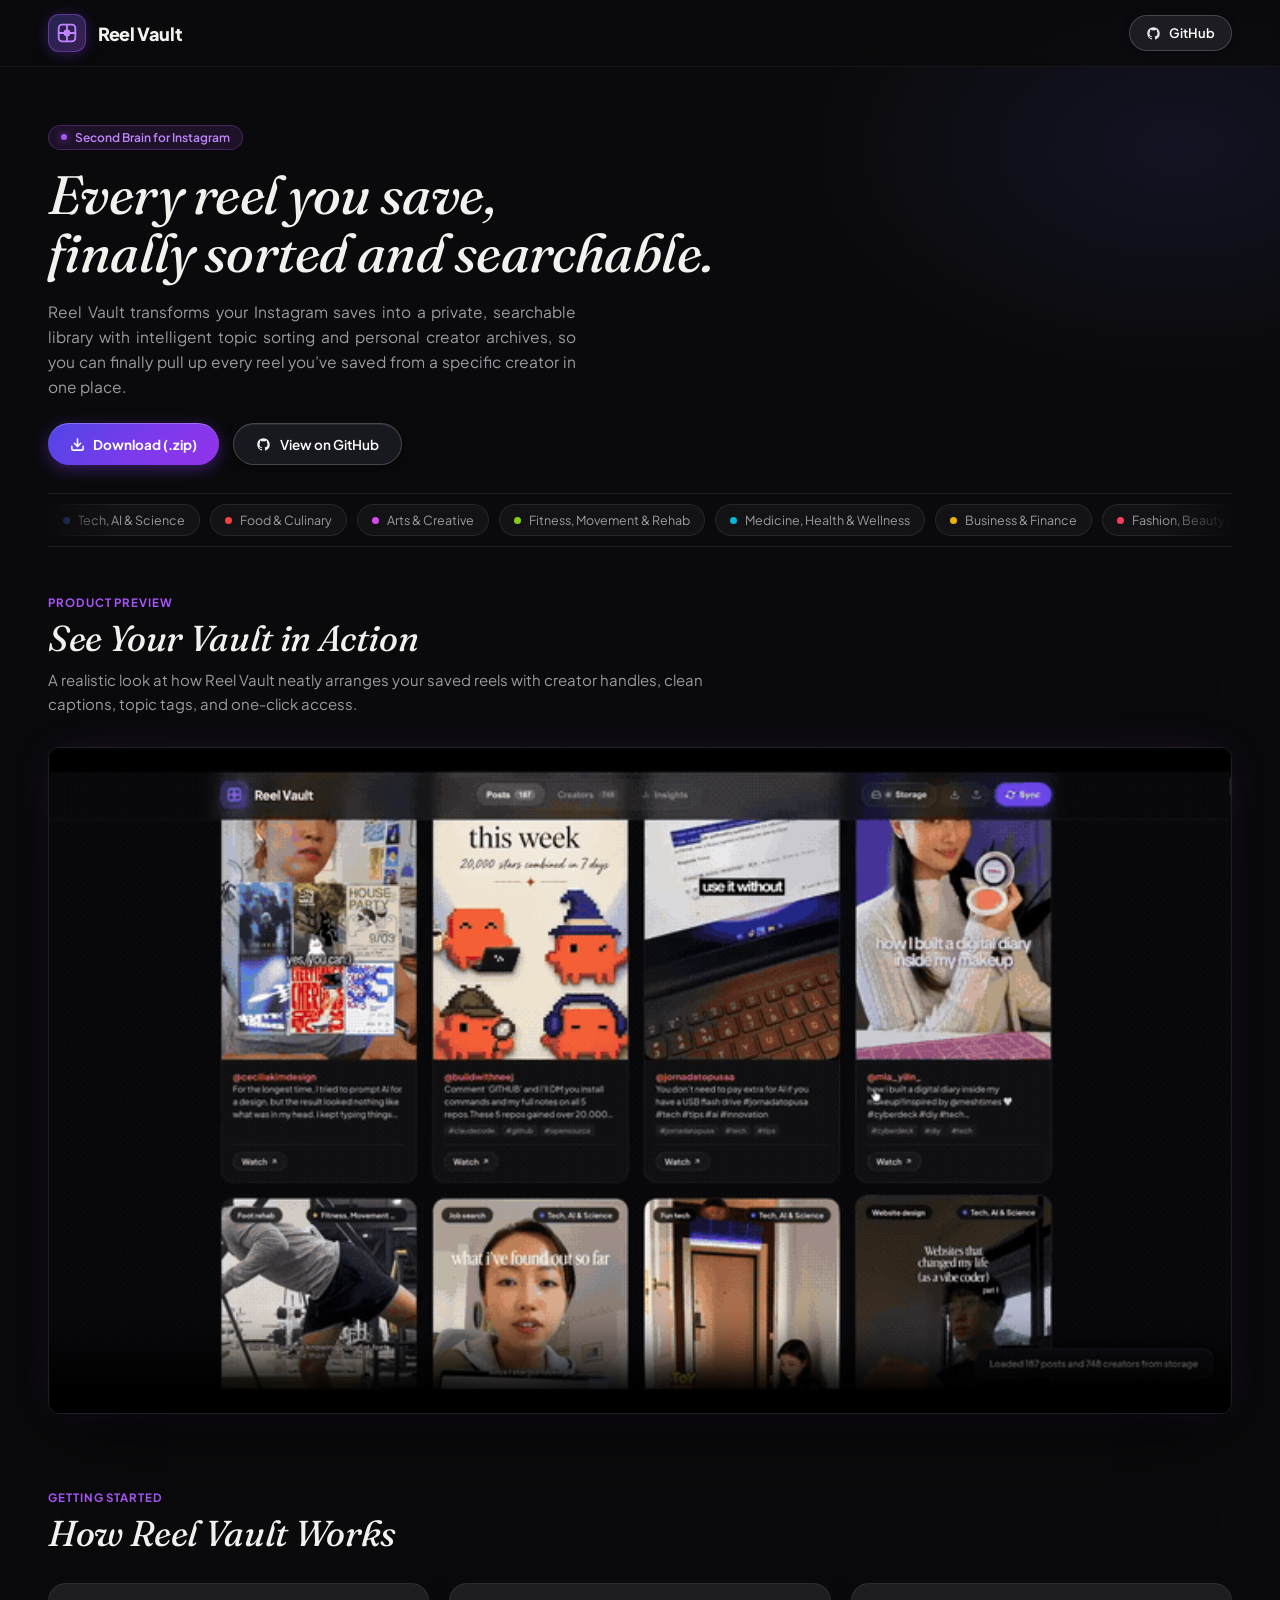
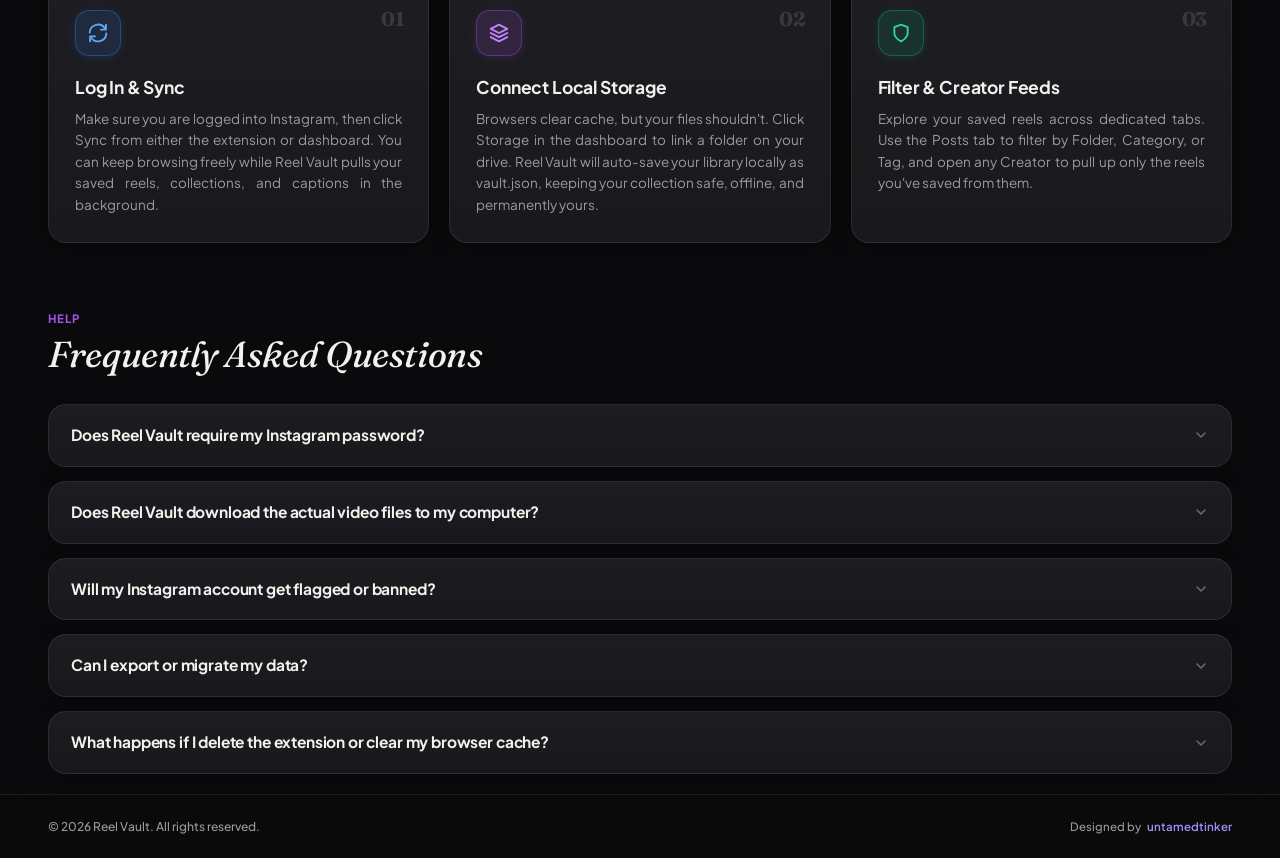
<file: pages/landing.html>
<!DOCTYPE html>
<html lang="en" translate="yes">

<head>
  <meta charset="UTF-8" />
  <meta http-equiv="Content-Language" content="en" />
  <meta name="viewport" content="width=device-width, initial-scale=1.0" />
  <title>Reel Vault: Saved Folders</title>
  <link rel="preconnect" href="https://fonts.googleapis.com" />
  <link rel="preconnect" href="https://fonts.gstatic.com" crossorigin />
  <link
    href="https://fonts.googleapis.com/css2?family=Plus+Jakarta+Sans:wght@400;500;600;700;800&family=Fraunces:ital,wght@0,450;0,600;1,450&display=swap"
    rel="stylesheet" />
  <link rel="stylesheet" href="../css/global.css" />
  <link rel="stylesheet" href="../css/landing.css" />
</head>

<body>

  <header class="top">
    <div class="top-inner">
      <a href="#" class="brand" title="Reel Vault">
        <div class="brand-mark">
          <svg width="20" height="20" viewBox="0 0 24 24" fill="none" stroke="currentColor" stroke-width="2.2"
            stroke-linecap="round" stroke-linejoin="round">
            <rect x="2" y="2" width="20" height="20" rx="4"></rect>
            <path d="M12 2v20"></path>
            <path d="M2 12h20"></path>
            <circle cx="12" cy="12" r="3"></circle>
          </svg>
        </div>
        <span class="brand-title">Reel Vault</span>
      </a>

      <div class="top-right">
        <a href="https://github.com/untamedtinker/reel_vault" target="_blank" rel="noopener noreferrer"
          class="top-github-btn" title="View Source on GitHub">
          <svg width="15" height="15" viewBox="0 0 24 24" fill="currentColor">
            <path fill-rule="evenodd" clip-rule="evenodd"
              d="M12 2C6.477 2 2 6.484 2 12.017c0 4.425 2.865 8.18 6.839 9.504.5.092.682-.217.682-.483 0-.237-.008-.868-.013-1.703-2.782.605-3.369-1.343-3.369-1.343-.454-1.158-1.11-1.466-1.11-1.466-.908-.62.069-.608.069-.608 1.003.07 1.53 1.032 1.53 1.032.892 1.53 2.341 1.088 2.91.832.092-.647.35-1.088.636-1.338-2.22-.253-4.555-1.113-4.555-4.951 0-1.093.39-1.988 1.029-2.688-.103-.253-.446-1.272.098-2.65 0 0 .84-.27 2.75 1.026A9.564 9.564 0 0112 6.844c.85.004 1.705.115 2.504.337 1.909-1.296 2.747-1.027 2.747-1.027.546 1.379.202 2.398.1 2.651.64.7 1.028 1.595 1.028 2.688 0 3.848-2.339 4.695-4.566 4.943.359.309.678.92.678 1.855 0 1.338-.012 2.419-.012 2.747 0 .268.18.58.688.482A10.019 10.019 0 0022 12.017C22 6.484 17.522 2 12 2z">
            </path>
          </svg>
          <span>GitHub</span>
        </a>
      </div>
    </div>
  </header>

  <main>
    <!-- Hero Section -->
    <section class="hero">
      <div class="hero-head">
        <div>
          <div class="hero-tag-pill">
            <span class="pulse-dot"></span>
            <span>Second Brain for Instagram</span>
          </div>
          <h1 class="headline">Every reel you save,<br>finally sorted and searchable.</h1>
          <p class="hero-sub">Reel Vault transforms your Instagram saves into a private, searchable library with
            intelligent topic sorting and personal creator archives, so you can finally pull up every reel you’ve saved
            from a specific creator in one place.</p>
          <div class="hero-actions">
            <a href="https://github.com/untamedtinker/reel_vault/archive/refs/heads/main.zip" class="hero-primary-btn" title="Download Reel Vault (.zip)">
              <svg width="15" height="15" viewBox="0 0 24 24" fill="none" stroke="currentColor" stroke-width="2.5"
                stroke-linecap="round" stroke-linejoin="round">
                <path d="M21 15v4a2 2 0 0 1-2 2H5a2 2 0 0 1-2-2v-4"></path>
                <polyline points="7 10 12 15 17 10"></polyline>
                <line x1="12" y1="15" x2="12" y2="3"></line>
              </svg>
              <span>Download (.zip)</span>
            </a>
            <a href="https://github.com/untamedtinker/reel_vault" target="_blank" rel="noopener noreferrer"
              class="hero-secondary-btn" title="View Source on GitHub">
              <svg width="15" height="15" viewBox="0 0 24 24" fill="currentColor">
                <path fill-rule="evenodd" clip-rule="evenodd"
                  d="M12 2C6.477 2 2 6.484 2 12.017c0 4.425 2.865 8.18 6.839 9.504.5.092.682-.217.682-.483 0-.237-.008-.868-.013-1.703-2.782.605-3.369-1.343-3.369-1.343-.454-1.158-1.11-1.466-1.11-1.466-.908-.62.069-.608.069-.608 1.003.07 1.53 1.032 1.53 1.032.892 1.53 2.341 1.088 2.91.832.092-.647.35-1.088.636-1.338-2.22-.253-4.555-1.113-4.555-4.951 0-1.093.39-1.988 1.029-2.688-.103-.253-.446-1.272.098-2.65 0 0 .84-.27 2.75 1.026A9.564 9.564 0 0112 6.844c.85.004 1.705.115 2.504.337 1.909-1.296 2.747-1.027 2.747-1.027.546 1.379.202 2.398.1 2.651.64.7 1.028 1.595 1.028 2.688 0 3.848-2.339 4.695-4.566 4.943.359.309.678.92.678 1.855 0 1.338-.012 2.419-.012 2.747 0 .268.18.58.688.482A10.019 10.019 0 0022 12.017C22 6.484 17.522 2 12 2z">
                </path>
              </svg>
              <span>View on GitHub</span>
            </a>
          </div>
        </div>
      </div>

      <!-- Live Category Marquee -->
      <div class="filmstrip" aria-hidden="true">
        <div class="filmstrip-track" id="filmTrack"></div>
      </div>
    </section>

    <!-- Section 2: Interactive Product Demo Showcase -->
    <section class="demo-showcase-section">
      <div class="section-header-block preview-header-block">
        <span class="section-kicker">Product Preview</span>
        <h2 class="section-title">See Your Vault in Action</h2>
        <p class="preview-lead-desc">A realistic look at how Reel Vault neatly arranges your saved reels with creator handles, clean captions, topic tags, and one-click access.</p>
      </div>

      <div class="demo-video-container headless">
        <div class="demo-video-box">
          <video class="demo-video-player" src="../demo/reelvaultdemo_web.mp4" controls autoplay muted loop playsinline poster="../demo/reelvaultdemo.gif">
            Your browser does not support the video tag.
          </video>
        </div>
      </div>
    </section>

    <!-- Section 3: Realistic Dashboard Preview Showcase -->
    <section class="folders-section">
      <div class="section-header-block preview-header-block">
        <span class="section-kicker">Product Preview</span>
        <h2 class="section-title">See Your Vault in Action</h2>
        <p class="preview-lead-desc">A realistic look at how Reel Vault neatly arranges your saved reels with creator
          handles, clean captions, topic tags, and one-click access.</p>
      </div>

      <div class="folders-grid" id="foldersGrid"></div>
    </section>

    <!-- Section 3: 3-Step Simple How It Works Section -->
    <section class="how-it-works-section">
      <div class="section-header-block">
        <span class="section-kicker">Getting Started</span>
        <h2 class="section-title">How Reel Vault Works</h2>
      </div>

      <div class="steps-grid">
        <!-- Step 1 -->
        <div class="step-card">
          <div class="step-number-badge">01</div>
          <div class="step-icon-box step-icon-blue">
            <svg width="20" height="20" viewBox="0 0 24 24" fill="none" stroke="currentColor" stroke-width="2.2"
              stroke-linecap="round" stroke-linejoin="round">
              <path d="M21.5 2v6h-6"></path>
              <path d="M2.5 22v-6h6"></path>
              <path d="M2 11.5a10 10 0 0 1 18.8-4.3"></path>
              <path d="M22 12.5a10 10 0 0 1-18.8 4.2"></path>
            </svg>
          </div>
          <h3 class="step-title">Log In & Sync</h3>
          <p class="step-desc">Make sure you are logged into Instagram, then click Sync from either the extension or
            dashboard. You can keep browsing freely while Reel Vault pulls your saved reels, collections, and captions
            in the background.</p>
        </div>

        <!-- Step 2 -->
        <div class="step-card">
          <div class="step-number-badge">02</div>
          <div class="step-icon-box step-icon-purple">
            <svg width="20" height="20" viewBox="0 0 24 24" fill="none" stroke="currentColor" stroke-width="2.2"
              stroke-linecap="round" stroke-linejoin="round">
              <polygon points="12 2 2 7 12 12 22 7 12 2"></polygon>
              <polyline points="2 17 12 22 22 17"></polyline>
              <polyline points="2 12 12 17 22 12"></polyline>
            </svg>
          </div>
          <h3 class="step-title">Connect Local Storage</h3>
          <p class="step-desc">Browsers clear cache, but your files shouldn't. Click Storage in the dashboard to link a
            folder on your drive. Reel Vault will auto-save your library locally as vault.json, keeping your collection
            safe, offline, and permanently yours.</p>
        </div>

        <!-- Step 3 -->
        <div class="step-card">
          <div class="step-number-badge">03</div>
          <div class="step-icon-box step-icon-emerald">
            <svg width="20" height="20" viewBox="0 0 24 24" fill="none" stroke="currentColor" stroke-width="2.2"
              stroke-linecap="round" stroke-linejoin="round">
              <path d="M12 22s8-4 8-10V5l-8-3-8 3v7c0 6 8 10 8 10z"></path>
            </svg>
          </div>
          <h3 class="step-title">Filter & Creator Feeds</h3>
          <p class="step-desc">Explore your saved reels across dedicated tabs. Use the Posts tab to filter by Folder,
            Category, or Tag, and open any Creator to pull up only the reels you've saved from them.</p>
        </div>
      </div>
    </section>

    <!-- Section 4: Frequently Asked Questions Section -->
    <section class="faq-section">
      <div class="section-header-block">
        <span class="section-kicker">Help</span>
        <h2 class="section-title">Frequently Asked Questions</h2>
      </div>

      <div class="faq-grid">
        <div class="faq-card">
          <button class="faq-question-btn" aria-expanded="false">
            <span class="faq-question">Does Reel Vault require my Instagram password?</span>
            <svg class="faq-icon" width="16" height="16" viewBox="0 0 24 24" fill="none" stroke="currentColor"
              stroke-width="2.2" stroke-linecap="round" stroke-linejoin="round">
              <polyline points="6 9 12 15 18 9"></polyline>
            </svg>
          </button>
          <div class="faq-answer-wrapper">
            <p class="faq-answer">No. Reel Vault never asks for, handles, or stores your credentials. It operates
              entirely inside your active browser session on your local machine, with zero external network requests or
              third-party servers.</p>
          </div>
        </div>

        <div class="faq-card">
          <button class="faq-question-btn" aria-expanded="false">
            <span class="faq-question">Does Reel Vault download the actual video files to my computer?</span>
            <svg class="faq-icon" width="16" height="16" viewBox="0 0 24 24" fill="none" stroke="currentColor"
              stroke-width="2.2" stroke-linecap="round" stroke-linejoin="round">
              <polyline points="6 9 12 15 18 9"></polyline>
            </svg>
          </button>
          <div class="faq-answer-wrapper">
            <p class="faq-answer">No. Reel Vault does not store heavy video files or consume gigabytes of disk space. It
              saves your library metadata, including captions, creator handles, folder structures, tags, and direct
              links, into a lightweight vault.json file on your drive. When you want to watch a reel, click through to
              view it directly on Instagram.</p>
          </div>
        </div>

        <div class="faq-card">
          <button class="faq-question-btn" aria-expanded="false">
            <span class="faq-question">Will my Instagram account get flagged or banned?</span>
            <svg class="faq-icon" width="16" height="16" viewBox="0 0 24 24" fill="none" stroke="currentColor"
              stroke-width="2.2" stroke-linecap="round" stroke-linejoin="round">
              <polyline points="6 9 12 15 18 9"></polyline>
            </svg>
          </button>
          <div class="faq-answer-wrapper">
            <p class="faq-answer">No. Reel Vault does not use aggressive automated bots or unauthorized cloud APIs. It
              reads your saved posts quietly through your existing browser session at a safe, human pace just like
              normal browsing.</p>
          </div>
        </div>

        <div class="faq-card">
          <button class="faq-question-btn" aria-expanded="false">
            <span class="faq-question">Can I export or migrate my data?</span>
            <svg class="faq-icon" width="16" height="16" viewBox="0 0 24 24" fill="none" stroke="currentColor"
              stroke-width="2.2" stroke-linecap="round" stroke-linejoin="round">
              <polyline points="6 9 12 15 18 9"></polyline>
            </svg>
          </button>
          <div class="faq-answer-wrapper">
            <p class="faq-answer">Yes. Your collection belongs to you. You can export your entire library anytime as a
              standardized .json backup file, or read the local vault.json file directly from your connected disk
              folder.</p>
          </div>
        </div>

        <div class="faq-card">
          <button class="faq-question-btn" aria-expanded="false">
            <span class="faq-question">What happens if I delete the extension or clear my browser cache?</span>
            <svg class="faq-icon" width="16" height="16" viewBox="0 0 24 24" fill="none" stroke="currentColor"
              stroke-width="2.2" stroke-linecap="round" stroke-linejoin="round">
              <polyline points="6 9 12 15 18 9"></polyline>
            </svg>
          </button>
          <div class="faq-answer-wrapper">
            <p class="faq-answer">As long as you connected a local storage folder (Step 2), your data is safely
              preserved directly on your hard drive in vault.json. Reinstalling the extension or reopening the dashboard
              will immediately restore your full library.</p>
          </div>
        </div>
      </div>
    </section>
  </main>

  <footer class="app-footer">
    <div class="app-footer-inner">
      <div class="app-footer-left">
        <span class="app-footer-copy">© 2026 Reel Vault. All rights reserved.</span>
      </div>
      <div class="app-footer-right">
        <a href="https://github.com/untamedtinker" target="_blank" rel="noopener noreferrer" class="app-footer-author"
          title="View creator profile">
          <span>Designed by</span>
          <span class="author-name">untamedtinker</span>
        </a>
      </div>
    </div>
  </footer>

  <script src="../js/landing.js"></script>
</body>

</html>
</file>
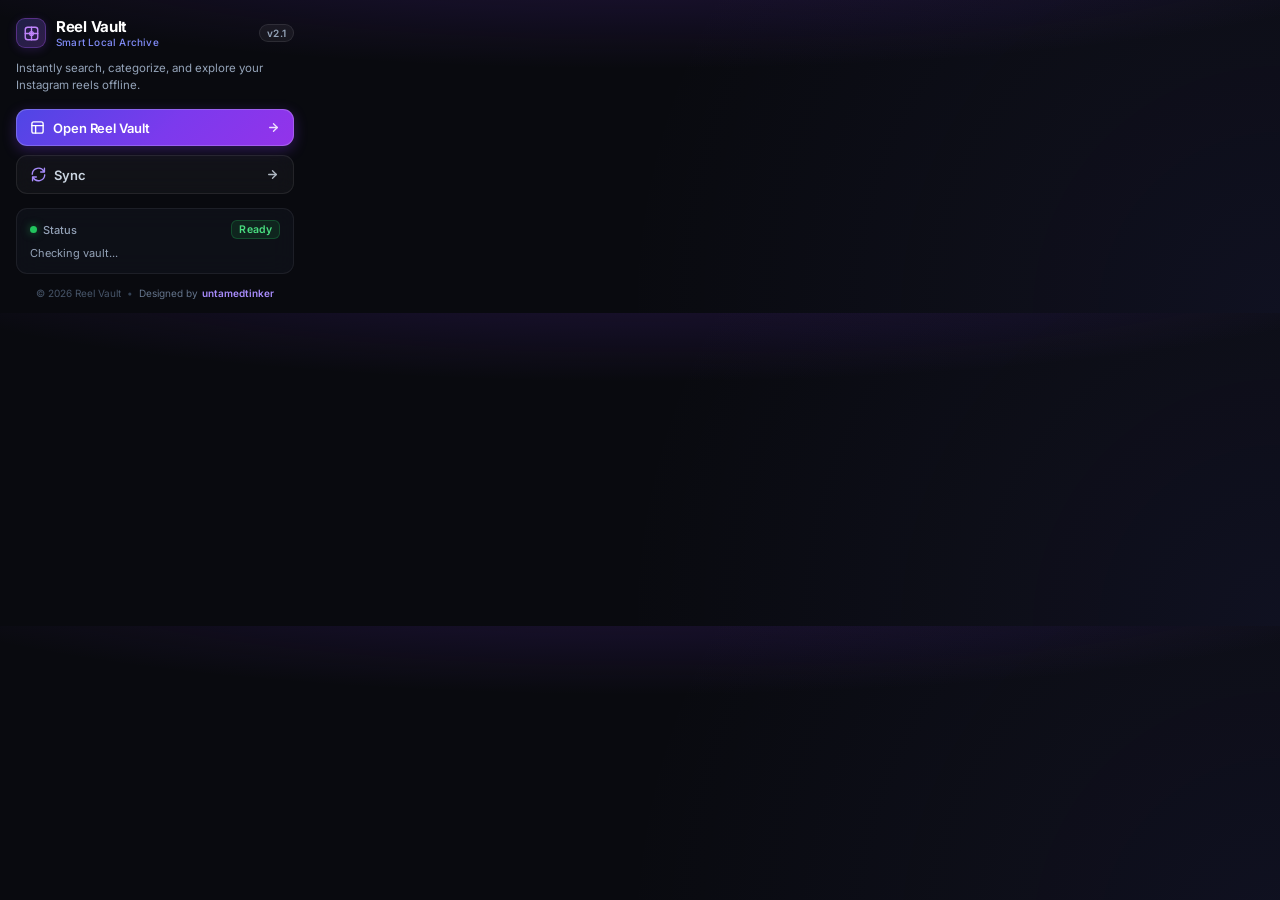
<file: pages/popup.html>
<!DOCTYPE html>
<html lang="en">

<head>
  <meta charset="utf-8" />
  <title>Reel Vault</title>
  <link rel="preconnect" href="https://fonts.googleapis.com">
  <link rel="preconnect" href="https://fonts.gstatic.com" crossorigin>
  <link href="https://fonts.googleapis.com/css2?family=Inter:wght@400;500;600;700&display=swap" rel="stylesheet">
  <link rel="stylesheet" href="../css/popup.css" />
</head>

<body>
  <div class="popup-container">
    <!-- Header -->
    <div class="header">
      <div class="brand-left">
        <div class="brand-icon-box">
          <svg width="15" height="15" viewBox="0 0 24 24" fill="none" stroke="currentColor" stroke-width="2.2"
            stroke-linecap="round" stroke-linejoin="round">
            <rect x="2" y="2" width="20" height="20" rx="4"></rect>
            <path d="M12 2v20"></path>
            <path d="M2 12h20"></path>
            <circle cx="12" cy="12" r="3"></circle>
          </svg>
        </div>
        <div class="brand-text">
          <h3>Reel Vault</h3>
          <span class="brand-subtitle">Smart Local Archive</span>
        </div>
      </div>
      <span class="version-badge">v2.1</span>
    </div>

    <!-- Description -->
    <p class="desc">Instantly search, categorize, and explore your Instagram reels offline.</p>

    <!-- Action Buttons -->
    <div class="btn-group">
      <button id="openVaultBtn" class="btn-primary">
        <svg class="btn-icon" width="15" height="15" viewBox="0 0 24 24" fill="none" stroke="currentColor"
          stroke-width="2.2" stroke-linecap="round" stroke-linejoin="round">
          <rect x="3" y="3" width="18" height="18" rx="3"></rect>
          <path d="M3 9h18"></path>
          <path d="M9 21V9"></path>
        </svg>
        <span>Open Reel Vault</span>
        <svg class="chevron-icon" width="13" height="13" viewBox="0 0 24 24" fill="none" stroke="currentColor"
          stroke-width="2.5" stroke-linecap="round" stroke-linejoin="round">
          <path d="M5 12h14"></path>
          <path d="M12 5l7 7-7 7"></path>
        </svg>
      </button>

      <button id="startBtn" class="btn-secondary">
        <svg class="btn-icon sync-icon" width="15" height="15" viewBox="0 0 24 24" fill="none" stroke="currentColor"
          stroke-width="2.2" stroke-linecap="round" stroke-linejoin="round">
          <path d="M21.5 2v6h-6"></path>
          <path d="M2.5 22v-6h6"></path>
          <path d="M2 11.5a10 10 0 0 1 18.8-4.3"></path>
          <path d="M22 12.5a10 10 0 0 1-18.8 4.2"></path>
        </svg>
        <span class="btn-label">Sync</span>
        <svg class="chevron-icon" width="13" height="13" viewBox="0 0 24 24" fill="none" stroke="currentColor"
          stroke-width="2.5" stroke-linecap="round" stroke-linejoin="round">
          <path d="M5 12h14"></path>
          <path d="M12 5l7 7-7 7"></path>
        </svg>
      </button>
    </div>

    <!-- Sync Complete Notification Banner (Shown when sync finishes) -->
    <div id="syncCompleteBanner" class="sync-complete-banner" style="display: none;">
      <div class="complete-header">
        <svg width="14" height="14" viewBox="0 0 24 24" fill="none" stroke="#4ade80" stroke-width="2.5" stroke-linecap="round" stroke-linejoin="round">
          <polyline points="20 6 9 17 4 12"></polyline>
        </svg>
        <span>Sync Complete!</span>
      </div>
      <p class="complete-text">Your latest saves are updated.</p>
      <button id="openDashboardFromBanner" class="btn-primary complete-action-btn">
        <span>Go to Dashboard ↗</span>
      </button>
    </div>

    <!-- Status Card -->
    <div id="statusCard" class="status-card">
      <div class="status-header">
        <div class="status-left">
          <span class="pulse-indicator"></span>
          <span class="status-label">Status</span>
        </div>
        <span id="status" class="status-badge ready">Ready</span>
      </div>
      <div id="lastSyncInfo" class="last-sync-info">
        Checking vault...
      </div>
    </div>

    <!-- Footer -->
    <div class="footer-links">
      <span class="footer-sub">© 2026 Reel Vault</span>
      <span class="footer-dot">•</span>
      <a href="https://github.com/untamedtinker" target="_blank" rel="noopener noreferrer" class="footer-author" title="View creator profile">
        <span>Designed by</span>
        <span class="author-highlight">untamedtinker</span>
      </a>
    </div>
  </div>

  <script src="../js/popup.js"></script>
</body>

</html>
</file>
<file: css/global.css>
/* ==========================================================================
   GLOBAL DESIGN TOKENS & BASE STYLES
   Scope: Universal / All Application Pages (index.html, pages/landing.html, pages/popup.html)
   Description: Defines global CSS custom properties (color taxonomy, surface backgrounds,
   radii, elevation shadows), reset rules, ambient canvas gradients, and reusable button primitives.
   ========================================================================== */

:root {
  /* Surface backgrounds and elevation layers */
  --bg-base: #0a0a0c;
  --bg-surface: #131316;
  --bg-surface-elevated: #16161a;
  --bg-glass: rgba(10, 10, 12, 0.72);
  --border-subtle: rgba(255, 255, 255, 0.08);
  --border-accent: rgba(168, 85, 247, 0.35);

  /* Typography color scale */
  --text-main: #f2f1ee;
  --text-muted: #9a9aa2;
  --text-dim: #6b6b73;

  /* Primary brand gradients and accent hues */
  --primary-gradient: linear-gradient(135deg, #4f46e5 0%, #7c3aed 55%, #9333ea 100%);
  --accent-pink: #fb7185;
  --accent-purple: #c084fc;
  --accent-blue: #60a5fa;

  /* Corner radius scale */
  --radius-sm: 8px;
  --radius-md: 14px;
  --radius-lg: 18px;

  /* Box shadow tokens */
  --shadow-subtle: 0 4px 20px -2px rgba(0, 0, 0, 0.5);
  --shadow-glow: 0 0 25px rgba(124, 58, 237, 0.25);

  /* Taxonomy Category Color Tokens (11 distinct high-contrast hues for creator/post tags) */
  --c-tech: #3b82f6;
  --c-food: #ef4444;
  --c-arts: #d946ef;
  --c-fitness: #84cc16;
  --c-medicine: #06b6d4;
  --c-business: #eab308;
  --c-fashion: #f43f5e;
  --c-mindset: #6366f1;
  --c-travel: #f97316;
  --c-entertainment: #9333ea;
  --c-general: #64748b;
  --c-neutral: #a1a1aa;
}

/* Base box model reset across all elements */
* {
  box-sizing: border-box;
  margin: 0;
  padding: 0;
  -webkit-tap-highlight-color: transparent;
}

/* Global button focus and outline normalization */
button {
  outline: none;
  -webkit-tap-highlight-color: transparent;
}

button:focus,
button:focus-visible {
  outline: none;
}

/* Base body canvas with dark ambient lighting radial gradients and smooth fade-in */
body {
  background-color: var(--bg-base);
  color: var(--text-main);
  font-family: 'Plus Jakarta Sans', -apple-system, BlinkMacSystemFont, 'Segoe UI', Roboto, sans-serif;
  min-height: 100vh;
  display: flex;
  flex-direction: column;
  overflow-x: hidden;
  background-image:
    radial-gradient(680px 420px at 14% -8%, rgba(124, 58, 237, 0.20), transparent 60%),
    radial-gradient(620px 380px at 92% 6%, rgba(99, 102, 241, 0.10), transparent 60%);
  -webkit-font-smoothing: antialiased;
  animation: pageFadeIn 0.22s cubic-bezier(0.16, 1, 0.3, 1);
}

@keyframes pageFadeIn {
  from { opacity: 0.82; transform: translateY(-2px); }
  to { opacity: 1; transform: translateY(0); }
}

/* WebKit custom scrollbar styling for sleek dark presentation */
::-webkit-scrollbar {
  width: 8px;
  height: 8px;
}

::-webkit-scrollbar-track {
  background: var(--bg-base);
}

::-webkit-scrollbar-thumb {
  background: #262c3b;
  border-radius: 4px;
}

::-webkit-scrollbar-thumb:hover {
  background: #374151;
}

/* ==========================================================================
   REUSABLE BUTTON PRIMITIVES
   Scope: Universal button styles used across headers, modals, and toolbars
   ========================================================================== */

/* Base button structural layout */
.btn {
  padding: 9px 16px;
  border-radius: var(--radius-sm);
  font-size: 13px;
  font-weight: 600;
  cursor: pointer;
  display: inline-flex;
  align-items: center;
  gap: 8px;
  transition: all 0.2s cubic-bezier(0.16, 1, 0.3, 1);
  border: 1px solid transparent;
  outline: none;
  white-space: nowrap;
}

/* Vibrant brand gradient button for primary call-to-actions */
.btn-gradient {
  background: var(--primary-gradient);
  color: white;
  box-shadow: 0 4px 14px rgba(124, 58, 237, 0.3);
}

.btn-gradient:hover {
  transform: translateY(-1px);
  box-shadow: 0 6px 20px rgba(124, 58, 237, 0.45);
}

/* Subtle border surface button for secondary interactions */
.btn-outline {
  background: var(--bg-surface);
  color: var(--text-main);
  border-color: var(--border-subtle);
}

.btn-outline:hover {
  background: var(--bg-surface-elevated);
  border-color: rgba(255, 255, 255, 0.2);
  color: white;
}

/* Green indicator state for connected local disk folder backup button */
.btn-folder-connected {
  background: rgba(52, 211, 153, 0.12);
  border-color: rgba(52, 211, 153, 0.35);
  color: #34d399;
}

/* ==========================================================================
   UNIVERSAL APPLICATION FOOTER COMPONENT
   Scope: Main Application Views (index.html, pages/landing.html)
   Responsible Elements:
     - Container: Max-width centered layout with top divider border.
     - Brand Info: Logo mark, app name, and copyright declaration.
     - Architecture Badges: Privacy notice (100% Local Archive, Zero Cloud Tracking).
   ========================================================================== */
.app-footer {
  margin-top: auto;
  border-top: 1px solid var(--border-subtle);
  background: rgba(10, 10, 12, 0.6);
  backdrop-filter: blur(10px);
  -webkit-backdrop-filter: blur(10px);
  padding: 24px 0;
  width: 100%;
}

.app-footer-inner {
  max-width: 1240px;
  margin: 0 auto;
  padding: 0 28px;
  display: flex;
  align-items: center;
  justify-content: space-between;
  gap: 20px;
  flex-wrap: wrap;
  font-size: 12px;
  color: var(--text-dim);
}

.app-footer-left {
  display: flex;
  align-items: center;
  gap: 10px;
}

.app-footer-copy {
  font-weight: 500;
  color: var(--text-muted);
}

.app-footer-right {
  display: flex;
  align-items: center;
  gap: 14px;
}

.app-footer-author {
  display: inline-flex;
  align-items: center;
  gap: 6px;
  font-size: 11.5px;
  font-weight: 500;
  color: var(--text-muted);
  text-decoration: none;
  transition: color 0.18s ease;
}

.app-footer-author:hover {
  color: #ffffff;
}

.app-footer-author .author-name {
  color: #a78bfa;
  font-weight: 600;
}

.app-footer-author:hover .author-name {
  color: #c084fc;
}

.app-footer-badge {
  display: inline-flex;
  align-items: center;
  gap: 6px;
  padding: 3px 10px;
  border-radius: 999px;
  background: rgba(255, 255, 255, 0.035);
  border: 1px solid var(--border-subtle);
  font-size: 11px;
  font-weight: 600;
  color: var(--text-muted);
}
</file>
<file: css/landing.css>
/* ==========================================================================
   LANDING & FOLDERS OVERVIEW STYLES
   Scope: Standalone Landing & Collection View (pages/landing.html)
   Responsible Components:
     - Design Tokens: Typography, surface colors, taxonomy color mappings.
     - Sticky Header: Brand mark, title, and quick sync action pill.
     - Hero Section: Display typography headline, collection statistics (Saved, Folders, Creators).
     - Filmstrip Marquee: Infinite horizontal ticker showcasing curated topics with category dots.
     - Folders Grid: CSS multi-column masonry layout for saved collections.
     - Folder Card: Sprocket-edge design, generative pattern mosaic, reel count badge, and category tag.
     - Accessibility: prefers-reduced-motion media queries.
   ========================================================================== */

/* --------------------------------------------------------------------------
   DESIGN TOKENS & TYPOGRAPHY PALETTE
   Responsible for: Defining color scheme, typography families, and category hues
   -------------------------------------------------------------------------- */
:root {
  --bg: #0a0a0c;
  --bg-raised: #131316;
  --bg-card: #16161a;
  --line: rgba(255, 255, 255, 0.08);
  --line-soft: rgba(255, 255, 255, 0.05);
  --ink: #f2f1ee;
  --ink-dim: #9a9aa2;
  --ink-faint: #6b6b73;

  --grad: linear-gradient(135deg, #4f46e5 0%, #7c3aed 55%, #9333ea 100%);
  --purple-glow: rgba(124, 58, 237, 0.32);

  /* Taxonomy category hues for folder chips and mosaic accents */
  --c-tech: #3b82f6;
  --c-food: #ef4444;
  --c-arts: #d946ef;
  --c-fitness: #84cc16;
  --c-medicine: #06b6d4;
  --c-business: #eab308;
  --c-fashion: #f43f5e;
  --c-mindset: #6366f1;
  --c-travel: #f97316;
  --c-entertainment: #9333ea;
  --c-general: #64748b;
  --c-neutral: #a1a1aa;

  --radius: 18px;
  --font-ui: 'Plus Jakarta Sans', sans-serif;
  --font-display: 'Fraunces', serif;
}

/* Base reset and smooth scrolling setup */
* {
  box-sizing: border-box;
}

html {
  scroll-behavior: smooth;
}

body {
  margin: 0;
  background: var(--bg);
  background-image:
    radial-gradient(680px 420px at 14% -8%, rgba(124, 58, 237, 0.20), transparent 60%),
    radial-gradient(620px 380px at 92% 6%, rgba(99, 102, 241, 0.10), transparent 60%);
  color: var(--ink);
  font-family: var(--font-ui);
  -webkit-font-smoothing: antialiased;
}

img,
svg {
  display: block;
}

button {
  font-family: inherit;
}

:focus-visible {
  outline: 2px solid #a855f7;
  outline-offset: 2px;
  border-radius: 6px;
}

/* --------------------------------------------------------------------------
   STICKY HEADER COMPONENT
   Responsible for: Top navigation bar, brand logo mark, and launch/sync CTA
   -------------------------------------------------------------------------- */
header.top {
  position: sticky;
  top: 0;
  z-index: 40;
  background: rgba(10, 10, 12, 0.72);
  backdrop-filter: blur(14px) saturate(140%);
  border-bottom: 1px solid var(--line-soft);
}

.top-inner {
  max-width: 1240px;
  margin: 0 auto;
  padding: 14px 28px;
  display: flex;
  align-items: center;
  justify-content: space-between;
  gap: 28px;
}

.brand {
  display: flex;
  align-items: center;
  gap: 12px;
  text-decoration: none;
  color: var(--ink);
  flex-shrink: 0;
}

.brand-mark {
  width: 38px;
  height: 38px;
  border-radius: 11px;
  background: linear-gradient(135deg, rgba(99, 102, 241, 0.3), rgba(168, 85, 247, 0.3));
  border: 1px solid rgba(168, 85, 247, 0.4);
  display: flex;
  align-items: center;
  justify-content: center;
  color: #c084fc;
  box-shadow: 0 2px 14px rgba(124, 58, 237, 0.3);
  flex-shrink: 0;
  transition: transform 0.2s ease, box-shadow 0.2s ease;
}

.brand:hover .brand-mark {
  transform: scale(1.05);
  box-shadow: 0 4px 18px rgba(168, 85, 247, 0.45);
}

.brand-title {
  font-weight: 800;
  font-size: 18px;
  letter-spacing: -0.02em;
  color: var(--ink);
}

.top-right {
  display: flex;
  align-items: center;
  gap: 10px;
}

.top-github-btn {
  display: inline-flex;
  align-items: center;
  gap: 8px;
  height: 36px;
  padding: 0 16px;
  border-radius: 999px;
  background: #1c1c22;
  border: 1px solid rgba(255, 255, 255, 0.18);
  color: #ffffff;
  font-size: 13px;
  font-weight: 600;
  text-decoration: none;
  box-shadow: 0 2px 8px rgba(0, 0, 0, 0.35);
  transition: all 0.2s ease;
}

.top-github-btn svg {
  color: #e2e8f0;
}

.top-github-btn:hover {
  background: #272730;
  border-color: rgba(255, 255, 255, 0.35);
  color: #ffffff;
  box-shadow: 0 4px 14px rgba(0, 0, 0, 0.5);
  transform: translateY(-1px);
}

.sync-btn {
  display: flex;
  align-items: center;
  gap: 7px;
  height: 34px;
  border: none;
  background: linear-gradient(135deg, #4f46e5 0%, #7c3aed 55%, #9333ea 100%);
  color: #ffffff;
  padding: 0 16px;
  border-radius: 999px;
  font-size: 12.5px;
  font-weight: 700;
  cursor: pointer;
  text-decoration: none;
  box-shadow:
    0 3px 12px rgba(124, 58, 237, 0.35),
    inset 0 1px 0 rgba(255, 255, 255, 0.22);
  transition: transform 0.18s ease, box-shadow 0.18s ease, filter 0.18s ease;
}

.sync-btn:hover {
  transform: translateY(-1px);
  box-shadow:
    0 5px 18px rgba(124, 58, 237, 0.5),
    inset 0 1px 0 rgba(255, 255, 255, 0.3);
  filter: brightness(1.06);
}

/* --------------------------------------------------------------------------
   HERO COMPONENT
   Responsible for: Editorial headline, introduction copy, and vault count metrics
   -------------------------------------------------------------------------- */
.hero {
  max-width: 1240px;
  margin: 0 auto;
  padding: 56px 28px 0;
}

.hero-head {
  display: flex;
  flex-direction: column;
  max-width: 820px;
}

h1.headline {
  font-family: var(--font-display);
  font-weight: 450;
  font-style: italic;
  font-size: clamp(34px, 4.4vw, 54px);
  line-height: 1.08;
  letter-spacing: -0.01em;
  color: var(--ink);
  margin: 0 0 18px;
}

.hero-sub {
  color: var(--ink-dim);
  font-size: 15.5px;
  line-height: 1.6;
  max-width: 48ch;
  margin: 0;
  text-align: justify;
}

.hero-tag-pill {
  display: inline-flex;
  align-items: center;
  gap: 8px;
  padding: 4px 12px;
  background: rgba(168, 85, 247, 0.12);
  border: 1px solid rgba(168, 85, 247, 0.28);
  border-radius: 999px;
  font-size: 12px;
  font-weight: 600;
  color: #c084fc;
  margin-bottom: 16px;
}

.hero-tag-pill .pulse-dot {
  width: 6px;
  height: 6px;
  border-radius: 50%;
  background: #a855f7;
  box-shadow: 0 0 8px rgba(168, 85, 247, 0.8);
}

.hero-actions {
  margin-top: 24px;
  display: flex;
  align-items: center;
  gap: 14px;
}

.hero-primary-btn {
  display: inline-flex;
  align-items: center;
  gap: 8px;
  height: 42px;
  padding: 0 22px;
  border-radius: 999px;
  background: linear-gradient(135deg, #4f46e5 0%, #7c3aed 55%, #9333ea 100%);
  color: #ffffff;
  font-size: 13.5px;
  font-weight: 700;
  text-decoration: none;
  box-shadow: 0 4px 16px rgba(124, 58, 237, 0.4), inset 0 1px 0 rgba(255, 255, 255, 0.25);
  transition: all 0.18s ease;
}

.hero-primary-btn:hover {
  transform: translateY(-1.5px);
  box-shadow: 0 6px 22px rgba(124, 58, 237, 0.55), inset 0 1px 0 rgba(255, 255, 255, 0.35);
  filter: brightness(1.08);
}

.hero-primary-btn:active {
  transform: translateY(0);
}

.hero-secondary-btn {
  display: inline-flex;
  align-items: center;
  gap: 9px;
  height: 42px;
  padding: 0 22px;
  border-radius: 999px;
  background: #18181f;
  border: 1px solid rgba(255, 255, 255, 0.2);
  color: #ffffff;
  font-size: 13.5px;
  font-weight: 600;
  text-decoration: none;
  box-shadow: 0 3px 12px rgba(0, 0, 0, 0.4), inset 0 1px 0 rgba(255, 255, 255, 0.08);
  transition: all 0.2s ease;
}

.hero-secondary-btn svg {
  color: #f1f5f9;
}

.hero-secondary-btn:hover {
  background: #24242e;
  border-color: rgba(255, 255, 255, 0.38);
  color: #ffffff;
  box-shadow: 0 6px 20px rgba(0, 0, 0, 0.55), inset 0 1px 0 rgba(255, 255, 255, 0.15);
  transform: translateY(-1.5px);
}

.hero-secondary-btn:active {
  transform: translateY(0);
}

.hero-stats {
  display: flex;
  gap: 30px;
  padding-bottom: 4px;
  justify-content: flex-end;
}

.stat {
  display: flex;
  flex-direction: column;
  gap: 2px;
}

.stat b {
  display: block;
  font-family: var(--font-display);
  font-size: clamp(26px, 2.5vw, 32px);
  font-weight: 600;
  letter-spacing: -0.01em;
  color: var(--ink);
  line-height: 1;
}

.stat span {
  font-size: 12.5px;
  font-weight: 500;
  color: var(--ink-faint);
  line-height: 1.2;
  white-space: nowrap;
}

@media (max-width: 900px) {
  .hero-head {
    grid-template-columns: 1fr;
    gap: 24px;
  }

  .hero-stats {
    justify-content: flex-start;
    margin-top: 24px;
  }
}

/* --------------------------------------------------------------------------
   HOW IT WORKS SECTION COMPONENT
   -------------------------------------------------------------------------- */
.how-it-works-section {
  max-width: 1240px;
  margin: 0 auto;
  padding: 56px 28px 20px;
}

.section-header-block {
  margin-bottom: 28px;
  text-align: left;
}

.section-kicker {
  font-size: 11.5px;
  font-weight: 700;
  text-transform: uppercase;
  letter-spacing: 0.08em;
  color: #a855f7;
  display: block;
  margin-bottom: 6px;
}

.section-title {
  font-family: var(--font-display);
  font-style: italic;
  font-weight: 450;
  font-size: clamp(26px, 3vw, 36px);
  margin: 0;
  color: var(--ink);
  letter-spacing: -0.01em;
}

.steps-grid {
  display: grid;
  grid-template-columns: repeat(3, 1fr);
  gap: 20px;
}

@media (max-width: 860px) {
  .steps-grid {
    grid-template-columns: 1fr;
  }
}

.step-card {
  background: linear-gradient(180deg, rgba(255, 255, 255, 0.035) 0%, rgba(255, 255, 255, 0.01) 100%), var(--bg-card);
  border: 1px solid var(--line);
  border-radius: var(--radius);
  padding: 26px;
  position: relative;
  overflow: hidden;
  box-shadow: 0 4px 20px rgba(0, 0, 0, 0.25);
  transition: transform 0.22s cubic-bezier(0.16, 1, 0.3, 1), border-color 0.22s ease, box-shadow 0.22s ease;
}

.step-card::after {
  content: "";
  position: absolute;
  top: 0;
  left: 0;
  right: 0;
  height: 2px;
  background: transparent;
  transition: background 0.25s ease;
}

.step-card:nth-child(1):hover::after {
  background: linear-gradient(90deg, #3b82f6, #60a5fa);
}

.step-card:nth-child(2):hover::after {
  background: linear-gradient(90deg, #a855f7, #c084fc);
}

.step-card:nth-child(3):hover::after {
  background: linear-gradient(90deg, #10b981, #34d399);
}

.step-card:hover {
  transform: translateY(-4px);
  border-color: rgba(255, 255, 255, 0.18);
  box-shadow: 0 12px 30px rgba(0, 0, 0, 0.45);
}

.step-number-badge {
  position: absolute;
  top: 22px;
  right: 24px;
  font-family: var(--font-display);
  font-size: 20px;
  font-weight: 700;
  color: var(--ink-faint);
  opacity: 0.35;
  letter-spacing: -0.02em;
  transition: opacity 0.2s ease, transform 0.2s ease, color 0.2s ease;
}

.step-card:hover .step-number-badge {
  opacity: 0.85;
  color: var(--ink);
  transform: scale(1.08);
}

.step-icon-box {
  width: 46px;
  height: 46px;
  border-radius: 14px;
  display: flex;
  align-items: center;
  justify-content: center;
  margin-bottom: 20px;
  transition: transform 0.22s cubic-bezier(0.16, 1, 0.3, 1), box-shadow 0.22s ease;
}

.step-card:hover .step-icon-box {
  transform: scale(1.08) translateY(-1px);
}

.step-icon-blue {
  background: rgba(59, 130, 246, 0.14);
  border: 1px solid rgba(59, 130, 246, 0.35);
  color: #60a5fa;
  box-shadow: 0 2px 10px rgba(59, 130, 246, 0.15);
}

.step-card:hover .step-icon-blue {
  box-shadow: 0 4px 18px rgba(59, 130, 246, 0.35);
}

.step-icon-purple {
  background: rgba(168, 85, 247, 0.14);
  border: 1px solid rgba(168, 85, 247, 0.35);
  color: #c084fc;
  box-shadow: 0 2px 10px rgba(168, 85, 247, 0.15);
}

.step-card:hover .step-icon-purple {
  box-shadow: 0 4px 18px rgba(168, 85, 247, 0.35);
}

.step-icon-emerald {
  background: rgba(16, 185, 129, 0.14);
  border: 1px solid rgba(16, 185, 129, 0.35);
  color: #34d399;
  box-shadow: 0 2px 10px rgba(16, 185, 129, 0.15);
}

.step-card:hover .step-icon-emerald {
  box-shadow: 0 4px 18px rgba(16, 185, 129, 0.35);
}

.step-title {
  font-size: 17.5px;
  font-weight: 700;
  color: var(--ink);
  margin: 0 0 10px;
  letter-spacing: -0.01em;
}

.step-desc {
  font-size: 13.5px;
  line-height: 1.6;
  color: var(--ink-dim);
  margin: 0;
  text-align: justify;
}

/* --------------------------------------------------------------------------
   FREQUENTLY ASKED QUESTIONS ACCORDION COMPONENT
   -------------------------------------------------------------------------- */
.faq-section {
  max-width: 1240px;
  margin: 0 auto;
  padding: 48px 28px 20px;
}

.faq-grid {
  display: flex;
  flex-direction: column;
  gap: 14px;
}

.faq-card {
  background: linear-gradient(180deg, rgba(255, 255, 255, 0.03) 0%, rgba(255, 255, 255, 0.008) 100%), var(--bg-card);
  border: 1px solid var(--line);
  border-radius: var(--radius);
  padding: 0;
  overflow: hidden;
  box-shadow: 0 4px 18px rgba(0, 0, 0, 0.2);
  transition: transform 0.2s cubic-bezier(0.16, 1, 0.3, 1), border-color 0.2s ease, box-shadow 0.2s ease;
}

.faq-card:hover {
  transform: translateY(-2px);
  border-color: rgba(168, 85, 247, 0.35);
  box-shadow: 0 8px 26px rgba(0, 0, 0, 0.35);
}

.faq-card.open {
  border-color: rgba(168, 85, 247, 0.45);
  background: linear-gradient(180deg, rgba(168, 85, 247, 0.05) 0%, rgba(255, 255, 255, 0.01) 100%), var(--bg-card);
}

.faq-question-btn {
  width: 100%;
  display: flex;
  align-items: center;
  justify-content: space-between;
  gap: 16px;
  padding: 20px 22px;
  background: transparent;
  border: none;
  cursor: pointer;
  text-align: left;
  color: var(--ink);
  outline: none;
  transition: color 0.15s ease;
}

.faq-question-btn:hover {
  color: #c084fc;
}

.faq-question {
  font-size: 15.5px;
  font-weight: 700;
  color: inherit;
  margin: 0;
  letter-spacing: -0.01em;
  line-height: 1.35;
  flex: 1;
}

.faq-icon {
  flex-shrink: 0;
  color: var(--ink-faint);
  transition: transform 0.25s cubic-bezier(0.16, 1, 0.3, 1), color 0.2s ease;
}

.faq-card:hover .faq-icon {
  color: #c084fc;
}

.faq-card.open .faq-icon {
  transform: rotate(180deg);
  color: #a855f7;
}

.faq-answer-wrapper {
  max-height: 0;
  overflow: hidden;
  opacity: 0;
  padding: 0 22px;
  transition: max-height 0.3s cubic-bezier(0.16, 1, 0.3, 1), opacity 0.25s ease, padding 0.3s ease;
}

.faq-card.open .faq-answer-wrapper {
  max-height: 300px;
  opacity: 1;
  padding: 0 22px 20px;
}

.faq-answer {
  font-size: 13.5px;
  line-height: 1.6;
  color: var(--ink-dim);
  margin: 0;
  text-align: justify;
  border-top: 1px solid rgba(255, 255, 255, 0.06);
  padding-top: 14px;
}

/* --------------------------------------------------------------------------
   FILMSTRIP MARQUEE COMPONENT
   Responsible for: Continuous horizontal ticker displaying category pills with gradient masks
   -------------------------------------------------------------------------- */
.filmstrip {
  margin-top: 28px;
  border-top: 1px solid var(--line);
  border-bottom: 1px solid var(--line);
  position: relative;
  overflow: hidden;
  padding: 10px 0;
}

/* Gradient edge masks for seamless marquee entry and exit */
.filmstrip::before,
.filmstrip::after {
  content: "";
  position: absolute;
  top: 0;
  bottom: 0;
  width: 70px;
  z-index: 2;
}

.filmstrip::before {
  left: 0;
  background: linear-gradient(90deg, var(--bg), transparent);
}

.filmstrip::after {
  right: 0;
  background: linear-gradient(-90deg, var(--bg), transparent);
}

.filmstrip-track {
  display: flex;
  gap: 10px;
  width: max-content;
  animation: scroll-left 34s linear infinite;
}

.filmstrip:hover .filmstrip-track {
  animation-play-state: paused;
}

.film-chip {
  display: flex;
  align-items: center;
  gap: 8px;
  border: 1px solid var(--line);
  background: var(--bg-raised);
  padding: 7px 14px;
  border-radius: 999px;
  font-size: 12.5px;
  color: var(--ink-dim);
  white-space: nowrap;
}

.film-chip i {
  width: 7px;
  height: 7px;
  border-radius: 50%;
  background: var(--dot, var(--ink-faint));
}

@keyframes scroll-left {
  to {
    transform: translateX(-50%);
  }
}

/* --------------------------------------------------------------------------
   TAXONOMY DATA ATTRIBUTE COLOR MAPPINGS
   Responsible for: Dynamic CSS variable binding for accent borders and category indicator dots
   -------------------------------------------------------------------------- */
[data-cat="tech"] { --accent: var(--c-tech); --dot: var(--c-tech); }
[data-cat="food"] { --accent: var(--c-food); --dot: var(--c-food); }
[data-cat="arts"] { --accent: var(--c-arts); --dot: var(--c-arts); }
[data-cat="fitness"] { --accent: var(--c-fitness); --dot: var(--c-fitness); }
[data-cat="medicine"] { --accent: var(--c-medicine); --dot: var(--c-medicine); }
[data-cat="business"] { --accent: var(--c-business); --dot: var(--c-business); }
[data-cat="fashion"] { --accent: var(--c-fashion); --dot: var(--c-fashion); }
[data-cat="mindset"] { --accent: var(--c-mindset); --dot: var(--c-mindset); }
[data-cat="travel"] { --accent: var(--c-travel); --dot: var(--c-travel); }
[data-cat="entertainment"] { --accent: var(--c-entertainment); --dot: var(--c-entertainment); }
[data-cat="general"] { --accent: var(--c-general); --dot: var(--c-general); }
[data-cat="neutral"] { --accent: var(--c-neutral); --dot: var(--c-neutral); }

/* --------------------------------------------------------------------------
   REALISTIC CREATOR STUDIO SHOWCASE COMPONENT
   -------------------------------------------------------------------------- */
.preview-header-block {
  margin-bottom: 32px;
}

.preview-lead-desc {
  font-size: 15px;
  color: var(--ink-dim);
  margin: 8px 0 0;
  max-width: 60ch;
  line-height: 1.55;
}

.folders-section {
  display: none;
  max-width: 1240px;
  margin: 0 auto;
  padding: 48px 28px 20px;
}

.folders-grid {
  display: grid;
  grid-template-columns: repeat(3, 1fr);
  gap: 20px;
}

@media (max-width: 1024px) {
  .folders-grid {
    grid-template-columns: 1fr;
  }
}

/* --------------------------------------------------------------------------
   CREATOR PROFILE CARD COMPONENT (Exact Studio Pass Design)
   -------------------------------------------------------------------------- */
.creator-profile-card {
  background: #141622;
  border: 1px solid rgba(255, 255, 255, 0.08);
  border-radius: 18px;
  padding: 20px;
  display: flex;
  flex-direction: column;
  justify-content: space-between;
  gap: 14px;
  box-shadow: 0 4px 22px rgba(0, 0, 0, 0.35);
  transition: transform 0.22s cubic-bezier(0.16, 1, 0.3, 1), border-color 0.22s ease, box-shadow 0.22s ease;
}

.creator-profile-card:hover {
  border-color: rgba(255, 255, 255, 0.22);
  transform: translateY(-4px);
  box-shadow: 0 14px 34px rgba(0, 0, 0, 0.55);
}

.creator-card-header {
  display: flex;
  align-items: center;
  gap: 12px;
}

.creator-card-avatar {
  width: 44px;
  height: 44px;
  border-radius: 50%;
  color: #ffffff;
  font-size: 16px;
  font-weight: 700;
  display: flex;
  align-items: center;
  justify-content: center;
  flex-shrink: 0;
  border: 1.5px solid rgba(255, 255, 255, 0.18);
  box-shadow: 0 3px 10px rgba(0, 0, 0, 0.4);
  text-transform: uppercase;
}

.creator-card-identity {
  flex: 1;
  min-width: 0;
}

.creator-card-name-row {
  display: flex;
  align-items: center;
  justify-content: space-between;
  gap: 8px;
}

.creator-card-name {
  font-size: 15px;
  font-weight: 700;
  color: #ffffff;
  white-space: nowrap;
  overflow: hidden;
  text-overflow: ellipsis;
  letter-spacing: -0.01em;
}

.creator-card-handle {
  font-size: 12px;
  color: #8f92a3;
  margin-top: 1px;
  display: block;
  white-space: nowrap;
  overflow: hidden;
  text-overflow: ellipsis;
}

.creator-follow-badge {
  font-size: 9.5px;
  font-weight: 700;
  padding: 2.5px 7px;
  border-radius: 6px;
  letter-spacing: 0.04em;
  flex-shrink: 0;
  text-transform: uppercase;
}

.creator-follow-badge.followed {
  background: rgba(34, 197, 94, 0.12);
  color: #4ade80;
  border: 1px solid rgba(34, 197, 94, 0.32);
}

.creator-card-tags {
  display: flex;
  align-items: center;
  gap: 6px;
  flex-wrap: nowrap;
  margin-top: 14px;
  overflow: hidden;
}

.creator-tag-pill {
  display: inline-flex;
  align-items: center;
  gap: 6px;
  font-size: 11px;
  font-weight: 600;
  padding: 4px 10px;
  border-radius: 6px;
  background: rgba(255, 255, 255, 0.05);
  color: #cbd5e1;
  border: 1px solid rgba(255, 255, 255, 0.08);
  white-space: nowrap;
}

.cat-dot {
  width: 6px;
  height: 6px;
  border-radius: 50%;
  display: inline-block;
  flex-shrink: 0;
}

.creator-tag-pill.subtle {
  color: #94a3b8;
  background: rgba(255, 255, 255, 0.025);
  border-color: rgba(255, 255, 255, 0.06);
}

/* 4-column balanced reel thumbnails strip */
.creator-content-ribbon {
  display: grid;
  grid-template-columns: repeat(4, 1fr);
  gap: 8px;
  margin-top: 14px;
  width: 100%;
}

.creator-reel-thumb {
  width: 100%;
  aspect-ratio: 9 / 14;
  border-radius: 8px;
  border: 1px solid rgba(255, 255, 255, 0.12);
  background-color: #0e111a;
  position: relative;
  overflow: hidden;
  isolation: isolate;
  -webkit-mask-image: -webkit-radial-gradient(white, black);
  clip-path: inset(0 round 8px);
  display: flex;
  align-items: flex-end;
  padding: 6px;
  box-sizing: border-box;
  transition: transform 0.2s cubic-bezier(0.16, 1, 0.3, 1), border-color 0.2s ease;
}

.creator-reel-thumb.p1 {
  background-image: linear-gradient(180deg, rgba(0,0,0,0.1) 0%, rgba(0,0,0,0.85) 100%), repeating-linear-gradient(128deg, color-mix(in srgb, var(--accent, #7c3aed) 55%, transparent) 0 6px, transparent 6px 14px);
  background-clip: padding-box;
}

.creator-reel-thumb.p2 {
  background-image: linear-gradient(180deg, rgba(0,0,0,0.1) 0%, rgba(0,0,0,0.85) 100%), radial-gradient(circle at 30% 30%, color-mix(in srgb, var(--accent, #7c3aed) 65%, transparent), transparent 60%);
  background-clip: padding-box;
}

.creator-reel-thumb.p3 {
  background-image: linear-gradient(180deg, rgba(0,0,0,0.1) 0%, rgba(0,0,0,0.85) 100%), radial-gradient(circle at 70% 65%, color-mix(in srgb, var(--accent, #7c3aed) 55%, transparent) 0 40%, transparent 42%);
  background-clip: padding-box;
}

.creator-reel-thumb.p4 {
  background-image: linear-gradient(180deg, rgba(0,0,0,0.1) 0%, rgba(0,0,0,0.85) 100%), linear-gradient(200deg, color-mix(in srgb, var(--accent, #7c3aed) 45%, transparent), transparent 65%);
  background-clip: padding-box;
}

.creator-reel-thumb:hover {
  transform: scale(1.04);
  border-color: rgba(255, 255, 255, 0.25);
}

.reel-thumb-label {
  font-size: 9px;
  font-weight: 700;
  color: #f8fafc;
  line-height: 1.15;
  text-shadow: 0 1px 3px rgba(0, 0, 0, 0.9);
  display: -webkit-box;
  -webkit-line-clamp: 2;
  -webkit-box-orient: vertical;
  overflow: hidden;
  text-transform: uppercase;
  letter-spacing: 0.02em;
}

/* Creator Card Footer */
.creator-card-footer {
  display: flex;
  align-items: center;
  justify-content: space-between;
  padding-top: 14px;
  border-top: 1px solid rgba(255, 255, 255, 0.06);
  margin-top: 14px;
}

.creator-reels-count {
  display: inline-flex;
  align-items: center;
  gap: 6px;
  font-size: 11.5px;
  color: #94a3b8;
  font-weight: 500;
}

.creator-card-view-btn {
  display: inline-flex;
  align-items: center;
  gap: 4px;
  padding: 5px 12px;
  border-radius: 7px;
  background: rgba(255, 255, 255, 0.05);
  border: 1px solid rgba(255, 255, 255, 0.1);
  color: #f1f5f9;
  font-size: 11.5px;
  font-weight: 600;
  cursor: pointer;
  transition: all 0.18s ease;
}

.creator-profile-card:hover .creator-card-view-btn {
  background: rgba(255, 255, 255, 0.12);
  color: #ffffff;
  border-color: rgba(255, 255, 255, 0.25);
}

/* --------------------------------------------------------------------------
   DEMO VIDEO SHOWCASE SECTION (HEADLESS)
   Responsible for: Framing the product walkthrough video cleanly without device chrome
   -------------------------------------------------------------------------- */
.demo-showcase-section {
  position: relative;
  z-index: 1;
  max-width: 1240px;
  margin: 0 auto;
  padding: 48px 28px 20px;
}

.demo-video-container {
  background: #000;
  border: 1px solid rgba(255, 255, 255, 0.12);
  border-radius: 12px;
  overflow: hidden;
  box-shadow: 0 24px 70px -12px rgba(0, 0, 0, 0.7), 0 0 40px -10px rgba(168, 85, 247, 0.2);
  transition: border-color 0.3s ease, box-shadow 0.3s ease;
}

.demo-video-container:hover {
  border-color: rgba(168, 85, 247, 0.35);
  box-shadow: 0 30px 80px -10px rgba(0, 0, 0, 0.8), 0 0 50px -5px rgba(168, 85, 247, 0.3);
}

.demo-video-box {
  width: 100%;
  position: relative;
  background: #000;
  display: flex;
}

.demo-video-player {
  width: 100%;
  height: auto;
  max-height: 700px;
  display: block;
  object-fit: contain;
  outline: none;
}

/* --------------------------------------------------------------------------
   ACCESSIBILITY: REDUCED MOTION PREFERENCE
   Responsible for: Disabling marquees and card transitions when requested by OS
   -------------------------------------------------------------------------- */
@media (prefers-reduced-motion: reduce) {
  .filmstrip-track {
    animation: none;
  }

  .creator-profile-card,
  .creator-reel-thumb {
    transition: none;
  }

  html {
    scroll-behavior: auto;
  }
}
</file>
<file: css/popup.css>
/* ==========================================================================
   EXTENSION ACTION POPUP STYLES
   Scope: Extension Toolbar Popup (pages/popup.html)
   Responsible Components:
     - Header: Brand identity, logo icon box, extension version badge.
     - Action Controls: Primary CTA (Open Dashboard), Secondary CTA (Sync Reels).
     - Sync Complete Banner: Dynamic confirmation alert linking to dashboard.
     - Live Sync Status Card: Real-time pulse indicator, state badge, and folder/reel count telemetry.
     - Footer: Privacy declaration and offline status metadata.
   ========================================================================== */

/* Base box model reset for popup viewport */
* {
  box-sizing: border-box;
  margin: 0;
  padding: 0;
}

/* Extension popup container canvas with fixed dimensions and ambient lighting */
body {
  width: 310px;
  font-family: 'Inter', -apple-system, BlinkMacSystemFont, "Segoe UI", Roboto, sans-serif;
  background: #090a0f;
  background-image:
    radial-gradient(ellipse 90% 60% at 50% -20%, rgba(124, 58, 237, 0.22), transparent 70%),
    radial-gradient(circle at 100% 100%, rgba(99, 102, 241, 0.08), transparent 50%);
  color: #f1f5f9;
  padding: 18px 16px 14px;
  overflow: hidden;
  user-select: none;
  -webkit-font-smoothing: antialiased;
}

.popup-container {
  display: flex;
  flex-direction: column;
}

/* --------------------------------------------------------------------------
   HEADER COMPONENT
   Responsible for: Top branding bar, glowing logo mark, title, and build version tag
   -------------------------------------------------------------------------- */
.header {
  display: flex;
  align-items: center;
  justify-content: space-between;
  margin-bottom: 12px;
}

.brand-left {
  display: flex;
  align-items: center;
  gap: 10px;
}

.brand-icon-box {
  width: 30px;
  height: 30px;
  border-radius: 9px;
  background: linear-gradient(135deg, rgba(99, 102, 241, 0.25), rgba(168, 85, 247, 0.25));
  border: 1px solid rgba(168, 85, 247, 0.35);
  display: flex;
  align-items: center;
  justify-content: center;
  color: #c084fc;
  box-shadow: 0 2px 10px rgba(124, 58, 237, 0.2);
  flex-shrink: 0;
}

.brand-text {
  display: flex;
  flex-direction: column;
}

.brand-text h3 {
  font-size: 15px;
  font-weight: 700;
  letter-spacing: -0.3px;
  color: #ffffff;
  line-height: 1.2;
}

.brand-subtitle {
  font-size: 10px;
  font-weight: 500;
  color: #818cf8;
  letter-spacing: 0.02em;
}

.version-badge {
  font-size: 10px;
  font-weight: 600;
  padding: 2px 7px;
  border-radius: 12px;
  background: rgba(255, 255, 255, 0.05);
  border: 1px solid rgba(255, 255, 255, 0.09);
  color: #94a3b8;
  letter-spacing: 0.02em;
}

/* Informational description text under header */
.desc {
  font-size: 11.5px;
  color: #94a3b8;
  margin-bottom: 16px;
  line-height: 1.45;
}

/* --------------------------------------------------------------------------
   ACTION BUTTON CONTROLS
   Responsible for: Launching the full dashboard tab and triggering background sync
   -------------------------------------------------------------------------- */
.btn-group {
  display: flex;
  flex-direction: column;
  gap: 9px;
}

button {
  width: 100%;
  padding: 10.5px 14px;
  border: none;
  border-radius: 11px;
  font-family: inherit;
  font-size: 13px;
  font-weight: 600;
  cursor: pointer;
  display: flex;
  align-items: center;
  justify-content: center;
  gap: 8px;
  transition: all 0.18s cubic-bezier(0.16, 1, 0.3, 1);
  letter-spacing: -0.1px;
  outline: none;
}

/* Primary Button: Vibrant gradient for Open Dashboard CTA */
.btn-primary {
  background: linear-gradient(135deg, #4f46e5 0%, #7c3aed 55%, #9333ea 100%);
  color: #ffffff;
  border: none;
  box-shadow:
    0 4px 14px rgba(124, 58, 237, 0.32),
    inset 0 0 0 1px rgba(255, 255, 255, 0.2);
  position: relative;
  overflow: hidden;
}

.btn-primary:hover {
  transform: translateY(-1.5px);
  box-shadow:
    0 6px 20px rgba(124, 58, 237, 0.45),
    inset 0 0 0 1px rgba(255, 255, 255, 0.3);
  filter: brightness(1.05);
}

.btn-primary:hover .chevron-icon {
  transform: translateX(2px);
}

.btn-primary:active {
  transform: translateY(0);
  box-shadow: 0 2px 8px rgba(124, 58, 237, 0.25);
}

.chevron-icon {
  margin-left: auto;
  opacity: 0.85;
  transition: transform 0.18s ease;
}

/* Secondary Button: Subtle glass surface for background Sync trigger */
.btn-secondary {
  background: rgba(255, 255, 255, 0.035);
  border: 1px solid rgba(255, 255, 255, 0.08);
  color: #cbd5e1;
  backdrop-filter: blur(10px);
  -webkit-backdrop-filter: blur(10px);
}

.btn-secondary:hover {
  background: rgba(255, 255, 255, 0.07);
  border-color: rgba(168, 85, 247, 0.35);
  color: #ffffff;
  transform: translateY(-1.5px);
  box-shadow: 0 4px 12px rgba(0, 0, 0, 0.3);
}

.btn-secondary:hover .sync-icon {
  transform: rotate(45deg);
}

.sync-icon {
  transition: transform 0.3s ease;
  color: #a78bfa;
}

.btn-secondary:active {
  transform: translateY(0);
}

button:disabled {
  opacity: 0.55;
  cursor: not-allowed;
  transform: none !important;
  box-shadow: none !important;
}

/* --------------------------------------------------------------------------
   SYNC COMPLETE BANNER COMPONENT
   Responsible for: Slide-in notification banner displayed when background indexing finishes
   -------------------------------------------------------------------------- */
.sync-complete-banner {
  margin-top: 12px;
  padding: 12px 14px;
  background: rgba(34, 197, 94, 0.08);
  border: 1px solid rgba(34, 197, 94, 0.28);
  border-radius: 11px;
  display: flex;
  flex-direction: column;
  gap: 6px;
  animation: bannerSlideIn 0.2s cubic-bezier(0.16, 1, 0.3, 1);
}

@keyframes bannerSlideIn {
  from { opacity: 0; transform: translateY(-4px); }
  to { opacity: 1; transform: translateY(0); }
}

.complete-header {
  display: flex;
  align-items: center;
  gap: 6px;
  font-size: 12px;
  font-weight: 700;
  color: #4ade80;
}

.complete-text {
  font-size: 11px;
  color: #94a3b8;
  line-height: 1.35;
  margin: 0;
}

.complete-action-btn {
  margin-top: 4px;
  padding: 8px 12px;
  font-size: 12px;
  font-weight: 700;
}

/* --------------------------------------------------------------------------
   STATUS CARD COMPONENT
   Responsible for: Pulse glow indicator, status badge (Ready/Syncing), and last sync summary
   -------------------------------------------------------------------------- */
.status-card {
  margin-top: 14px;
  padding: 11px 13px;
  background: rgba(16, 19, 28, 0.7);
  border: 1px solid rgba(255, 255, 255, 0.065);
  border-radius: 11px;
  backdrop-filter: blur(12px);
  -webkit-backdrop-filter: blur(12px);
  display: flex;
  flex-direction: column;
  gap: 6px;
}

.status-header {
  display: flex;
  align-items: center;
  justify-content: space-between;
}

.status-left {
  display: flex;
  align-items: center;
  gap: 6px;
}

/* Glowing pulse indicator for real-time engine activity */
.pulse-indicator {
  width: 7px;
  height: 7px;
  border-radius: 50%;
  background: #22c55e;
  box-shadow: 0 0 8px rgba(34, 197, 94, 0.6);
  display: inline-block;
  animation: pulse-glow 2s infinite ease-in-out;
}

@keyframes pulse-glow {
  0%, 100% {
    transform: scale(1);
    opacity: 1;
  }
  50% {
    transform: scale(1.25);
    opacity: 0.65;
  }
}

.status-label {
  font-size: 11px;
  font-weight: 500;
  color: #94a3b8;
}

.status-badge {
  font-size: 10.5px;
  font-weight: 600;
  padding: 2px 7px;
  border-radius: 6px;
  letter-spacing: 0.01em;
}

.status-badge.ready {
  background: rgba(34, 197, 94, 0.12);
  color: #4ade80;
  border: 1px solid rgba(34, 197, 94, 0.25);
}

.status-badge.syncing {
  background: rgba(245, 158, 11, 0.14);
  color: #fbbf24;
  border: 1px solid rgba(245, 158, 11, 0.3);
}

.status-badge.auth-required {
  background: rgba(239, 68, 68, 0.14);
  color: #f87171;
  border: 1px solid rgba(239, 68, 68, 0.3);
}

.last-sync-info {
  font-size: 11px;
  color: #94a3b8;
  line-height: 1.5;
  display: block;
  word-break: normal;
}

.last-sync-info svg {
  flex-shrink: 0;
  color: #6366f1;
}

.last-sync-info .status-action {
  color: #94a3b8;
  font-weight: 500;
  display: inline;
}

.last-sync-info .status-folder {
  display: inline-flex;
  align-items: center;
  max-width: 140px;
  overflow: hidden;
  text-overflow: ellipsis;
  white-space: nowrap;
  vertical-align: middle;
  padding: 1px 7px;
  border-radius: 4px;
  background: rgba(56, 189, 248, 0.12);
  color: #38bdf8;
  border: 1px solid rgba(56, 189, 248, 0.28);
  font-weight: 600;
  font-size: 10.5px;
  margin: 0 2px;
}

.last-sync-info .status-count {
  display: inline-flex;
  align-items: center;
  vertical-align: middle;
  padding: 1px 6px;
  border-radius: 4px;
  background: rgba(52, 211, 153, 0.12);
  color: #34d399;
  border: 1px solid rgba(52, 211, 153, 0.28);
  font-weight: 700;
  font-size: 10.5px;
  margin: 0 2px;
}

.last-sync-info .status-creator {
  display: inline-flex;
  align-items: center;
  max-width: 130px;
  overflow: hidden;
  text-overflow: ellipsis;
  white-space: nowrap;
  vertical-align: middle;
  padding: 1px 7px;
  border-radius: 4px;
  background: rgba(168, 85, 247, 0.12);
  color: #c084fc;
  border: 1px solid rgba(168, 85, 247, 0.28);
  font-weight: 600;
  font-size: 10.5px;
  margin: 0 2px;
}

/* --------------------------------------------------------------------------
   FOOTER COMPONENT
   Responsible for: Local privacy notice and architectural baseline indicators
   -------------------------------------------------------------------------- */
.footer-links {
  margin-top: 13px;
  display: flex;
  align-items: center;
  justify-content: center;
  gap: 6px;
  font-size: 10px;
  color: #64748b;
  flex-wrap: wrap;
}

.footer-author {
  display: inline-flex;
  align-items: center;
  gap: 4px;
  color: #64748b;
  text-decoration: none;
  transition: color 0.18s ease;
}

.footer-author:hover {
  color: #ffffff;
}

.footer-author .author-highlight {
  color: #a78bfa;
  font-weight: 600;
}

.footer-author:hover .author-highlight {
  color: #c084fc;
}

.footer-privacy {
  display: inline-flex;
  align-items: center;
  gap: 4px;
  color: #64748b;
}

.footer-dot {
  color: #334155;
}

.footer-sub {
  color: #475569;
}
</file>
